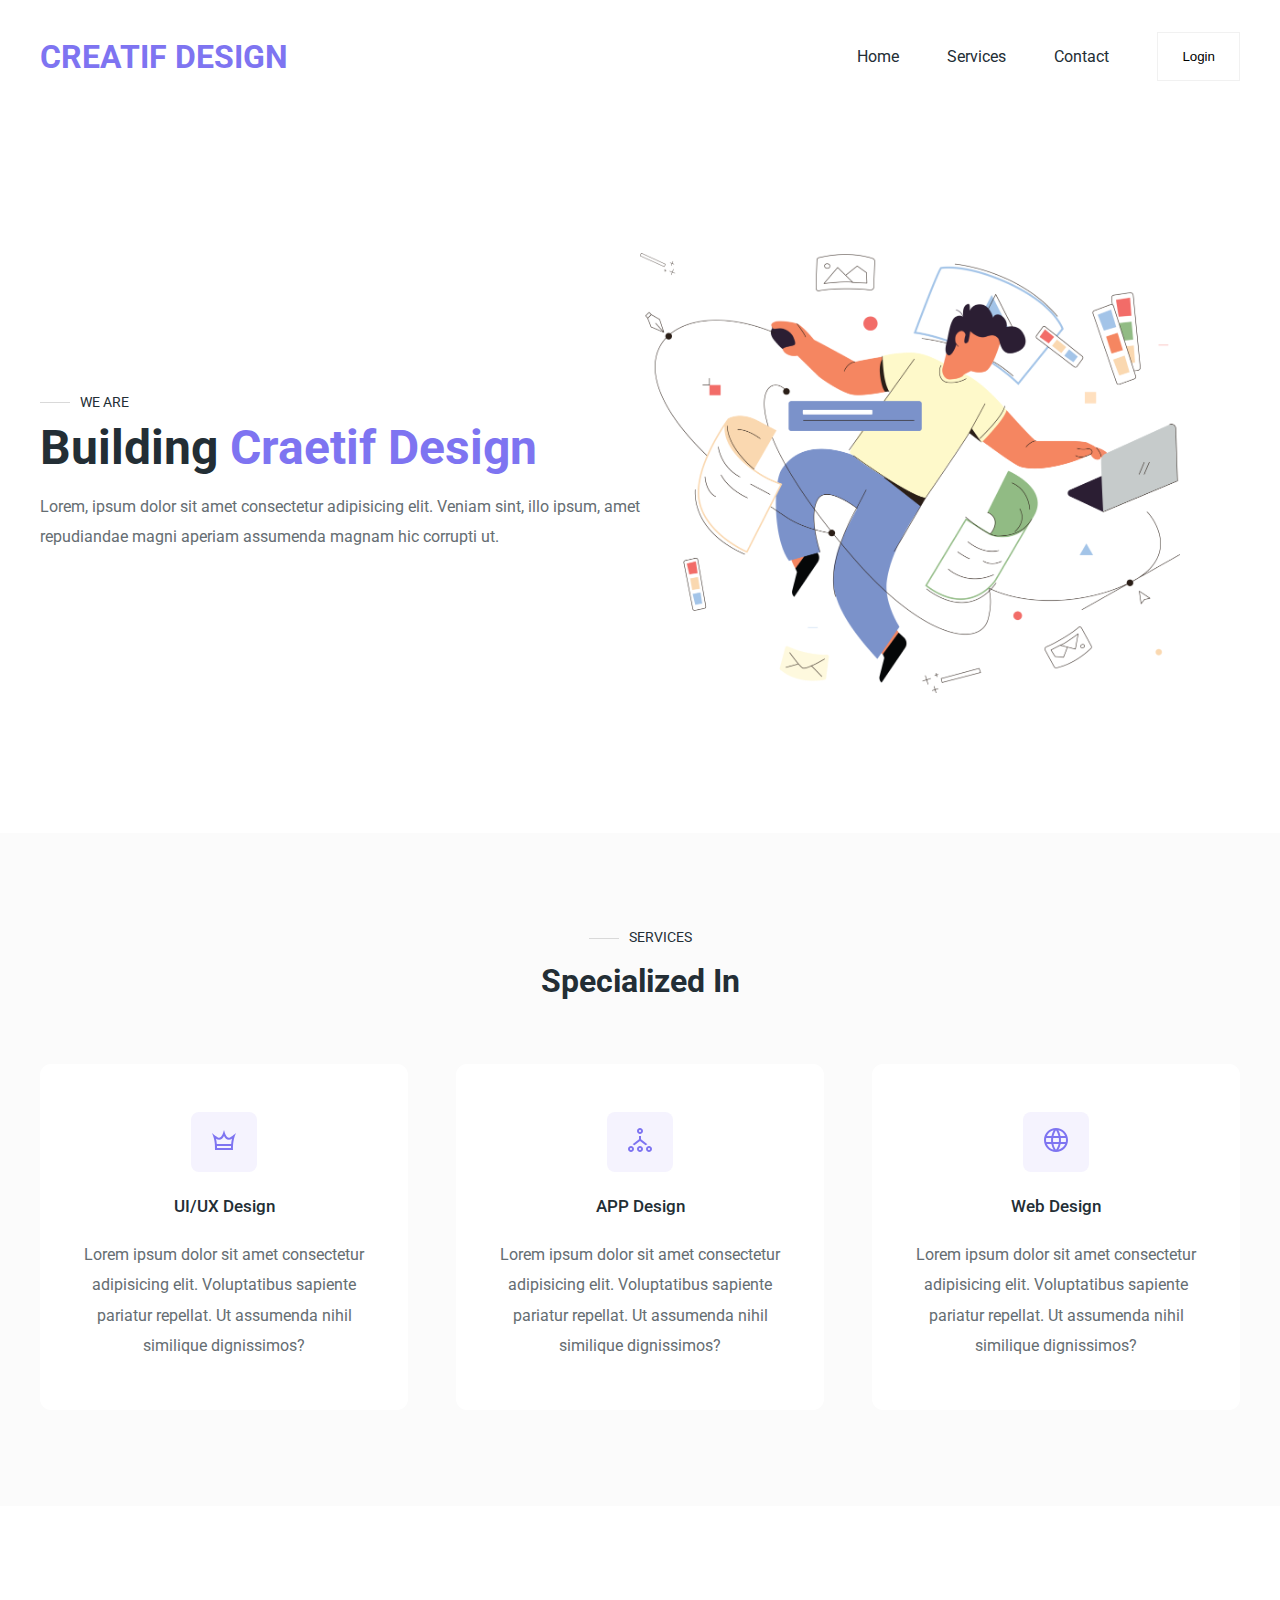
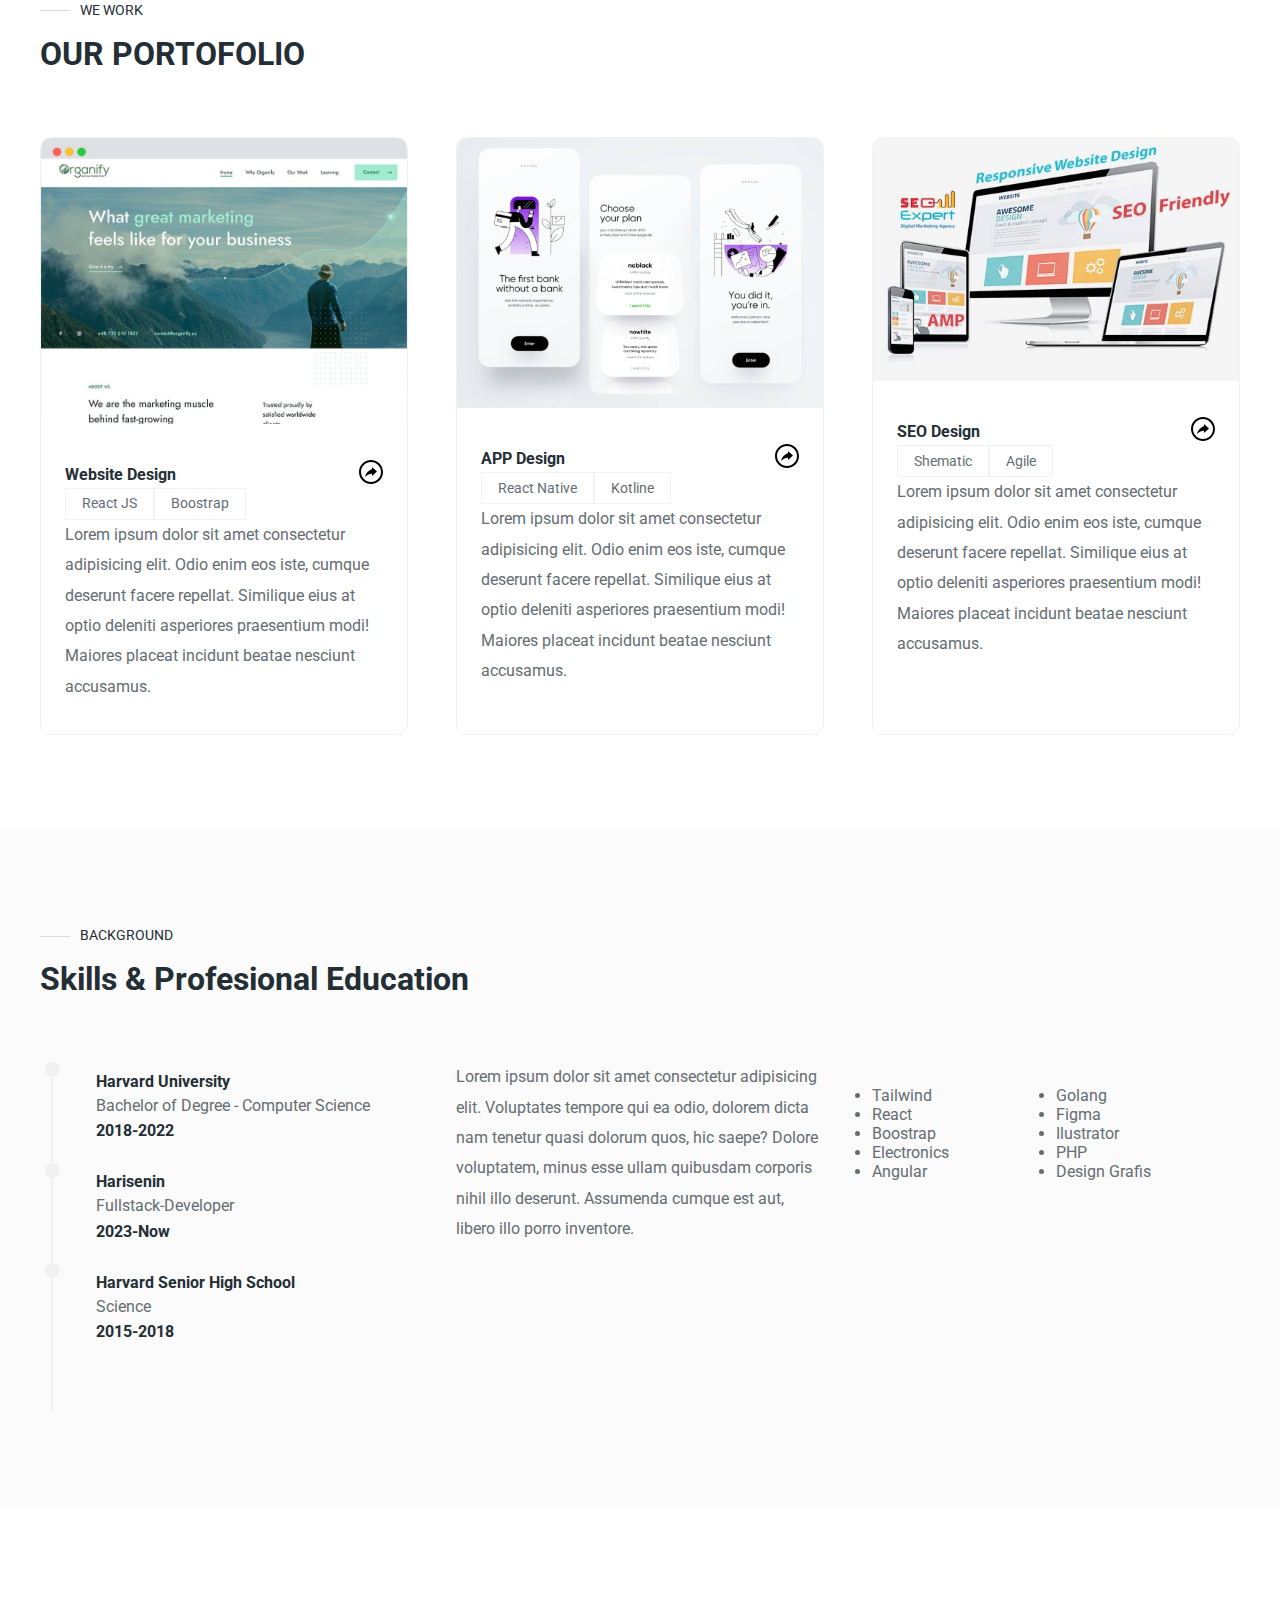
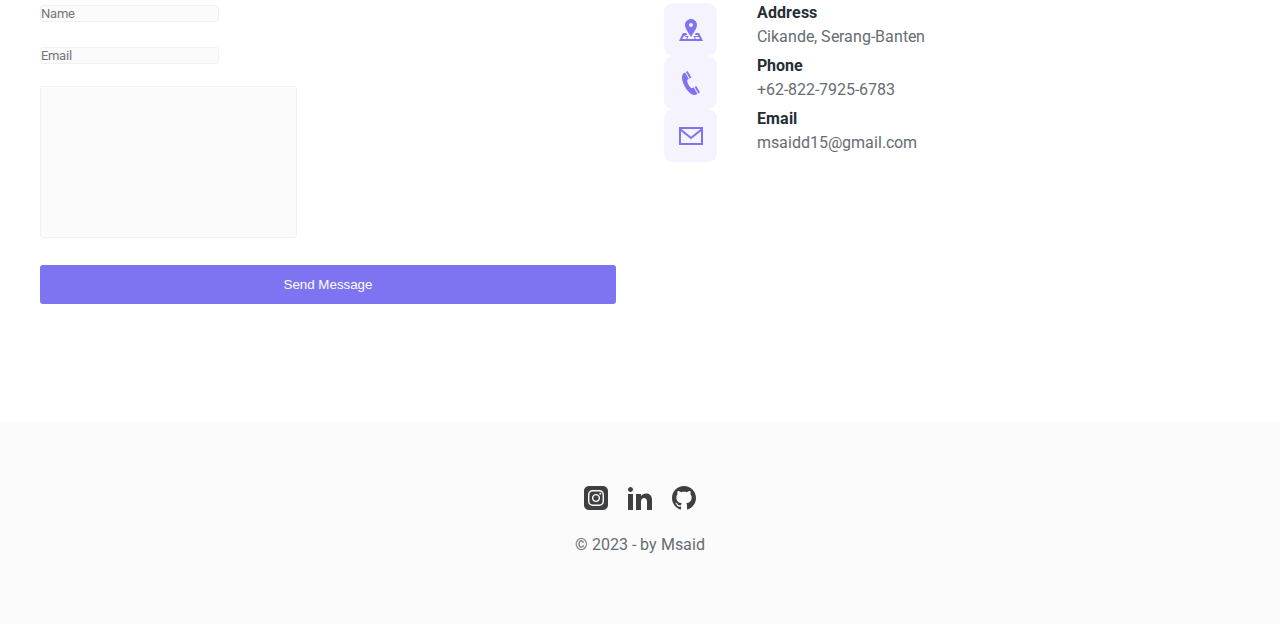
<file: index.html>
<!DOCTYPE html>
<html lang="en">
<head>
    <meta charset="UTF-8">
    <meta name="viewport" content="width=device-width, initial-scale=1.0">
    <title>Document</title>
    <link rel="stylesheet" href="style.css">
</head>
<body>

    <!-- Header -->
    <header>
    <div class="main-container">
        <div class="nav">
            <div class="logo">
                <a href="#">CREATIF DESIGN</a>
            </div>
        
        <nav>
            <ul>
                <li><a href="#nav">Home</a></li>
                <li><a href="#services">Services</a></li>
                <li><a href="#contact">Contact</a></li>
                <li>
                    <a href="login.html" target="_blank">
                        <button class="btn">Login</button>
                    </a></li>
            </ul>
        </nav>

        <div class="burger">
            <div class="line-1"></div>
            <div class="line-2"></div>
            <div class="line-3"></div>
        </div>
         </div>

         
    <section id="hero">
        <div class="hero-left">
            <h3 class="pre-title">We are</h3>
            <h1 class="hero-name">Building <span>Craetif Design</span></h1>
            <p>Lorem, ipsum dolor sit amet consectetur adipisicing elit. Veniam sint, illo ipsum, amet repudiandae magni aperiam assumenda magnam hic corrupti ut.</p>
        </div>
        <div class="hero-right">
            <img src="./img/poeple.png" alt="person">
        </div>
    </section>
    </div>
</header>
    <!-- End of Header -->

    <section id="services">
        <div class="services main-container">
            <h3 class="pre-title">Services</h3>
            <h1 class="section-title services-title">Specialized In</h1>

            <!-- Start Services -->
            <div class="grid-3">
                <!-- Services 1-->
                <div class="service">
                    <div class="service-icon">
                        <svg xmlns="http://www.w3.org/2000/svg" 
                        width="24" 
                        height="24" 
                        viewBox="0 0 24 24">

                        <path d="M24 5c-3.923 3.265-5.623 4.716-7.15 4.716-2.44 0-3.681-3.675-4.85-7.716-1.165 4.028-2.41 7.715-4.853 7.715-1.513 0-3.168-1.404-7.147-4.715 3.321 7.018 3 14.292 3 17h18c0-1.718-.478-9.65 3-17zm-16.853 6.715c2.295 0 3.787-1.64 4.853-3.761 1.064 2.122 2.556 3.762 4.85 3.762 1.121 0 2.188-.43 3.126-1.042-.432 1.907-.68 3.72-.82 5.326h-14.322c-.138-1.617-.38-3.423-.808-5.324.927.607 2 1.039 3.121 1.039zm-2.14 8.285c-.003-.593-.016-1.267-.047-2h14.065c-.032.745-.046 1.422-.047 2h-13.971z"/>
                    </svg>
                    </div>
                    <h4>UI/UX Design</h4>
                    <p>
                        Lorem ipsum dolor sit amet consectetur adipisicing elit. Voluptatibus sapiente pariatur repellat. Ut assumenda nihil similique dignissimos?
                    </p>
                </div>

                <!-- Services 2-->
                <div class="service">
                    <div class="service-icon">
                        <svg xmlns="http://www.w3.org/2000/svg" 
                        width="24" 
                        height="24" 
                        viewBox="0 0 24 24">
                        
                        <path d="M3 20c.552 0 1 .449 1 1s-.448 1-1 1-1-.449-1-1 .448-1 1-1zm0-2c-1.656 0-3 1.343-3 3s1.344 3 3 3 3-1.343 3-3-1.344-3-3-3zm9 2c.552 0 1 .449 1 1s-.448 1-1 1-1-.449-1-1 .448-1 1-1zm0-2c-1.656 0-3 1.343-3 3s1.344 3 3 3 3-1.343 3-3-1.344-3-3-3zm0-16c.552 0 1 .449 1 1s-.448 1-1 1-1-.449-1-1 .448-1 1-1zm0-2c-1.656 0-3 1.343-3 3s1.344 3 3 3 3-1.343 3-3-1.344-3-3-3zm9 20c.552 0 1 .449 1 1s-.448 1-1 1-1-.449-1-1 .448-1 1-1zm0-2c-1.656 0-3 1.343-3 3s1.344 3 3 3 3-1.343 3-3-1.344-3-3-3zm-1.577-1.721l-6.423-5.028v-3.352c-.323.066-.658.101-1 .101s-.677-.035-1-.101v3.352l-6.424 5.028c.695.233 1.323.602 1.844 1.093l5.58-4.372 5.579 4.373c.522-.492 1.15-.861 1.844-1.094z"/></svg>
                    </div>
                    <h4>APP Design</h4>
                    <p>
                        Lorem ipsum dolor sit amet consectetur adipisicing elit. Voluptatibus sapiente pariatur repellat. Ut assumenda nihil similique dignissimos?
                    </p>
                </div>

                <!-- Services 3-->
                <div class="service">
                    <div class="service-icon">
                        <svg 
                        width="24" 
                        height="24" 
                        xmlns="http://www.w3.org/2000/svg" 
                        fill-rule="evenodd" 
                        clip-rule="evenodd">
                        <path d="M12 0c6.623 0 12 5.377 12 12s-5.377 12-12 12-12-5.377-12-12 5.377-12 12-12m2.557 16h-5.115c.546 2.46 1.441 4.114 2.558 5.744 1.194-1.741 2.041-3.41 2.557-5.744m-7.157 0h-4.567c1.236 2.825 3.704 4.972 6.755 5.716-1.048-1.733-1.783-3.658-2.188-5.716m13.767 0h-4.567c-.391 1.988-1.095 3.887-2.175 5.694 3.012-.763 5.517-2.895 6.742-5.694m-14.005-6h-4.962c-.267 1.313-.267 2.685 0 4h4.915c-.119-1.329-.101-2.672.047-4m7.661 0h-5.647c-.165 1.326-.185 2.672-.053 4h5.753c.133-1.328.111-2.673-.053-4m6.977 0h-4.963c.148 1.328.166 2.671.048 4h4.915c.26-1.285.273-2.648 0-4m-12.156-7.729c-3.077.732-5.567 2.886-6.811 5.729h4.653c.435-2.042 1.178-3.985 2.158-5.729m2.355-.048c-1.089 1.77-1.91 3.453-2.463 5.777h4.927c-.534-2.246-1.337-3.948-2.464-5.777m2.368.069c1.013 1.812 1.733 3.76 2.146 5.708h4.654c-1.232-2.816-3.762-4.958-6.8-5.708"/></svg>
                    </div>
                    <h4>Web Design</h4>
                    <p>
                        Lorem ipsum dolor sit amet consectetur adipisicing elit. Voluptatibus sapiente pariatur repellat. Ut assumenda nihil similique dignissimos?
                    </p>
                </div>
            </div>
        </div>
    </section>
    <!-- End Services -->


    <!--Portofolio-->
    <section id="portofolios">
        <div class="portofolios main-container">
         <h3 class="pre-title">We Work</h3>
         <h1 class="section-title">OUR PORTOFOLIO</h1>

         <div class="grid-3">

            <!-- Portofolio 1 -->
        <div class="portofolio">
            <div class="portfolio-cover">
                <img src="./img/portfolios/blue.JPG" alt="blue">
            </div>

            <div class="portfolio-info">
                <div class="portofolio-title">
                    <h4>Website Design</h4>
                    <a href="#" class="portfolio-link">
                        <svg xmlns="http://www.w3.org/2000/svg" width="24" height="24" viewBox="0 0 24 24"><path d="M12 2c5.514 0 10 4.486 10 10s-4.486 10-10 10-10-4.486-10-10 4.486-10 10-10zm0-2c-6.627 0-12 5.373-12 12s5.373 12 12 12 12-5.373 12-12-5.373-12-12-12zm-6 17c1.513-6.587 7-7.778 7-7.778v-2.222l5 4.425-5 4.464v-2.223c0 .001-3.78-.114-7 3.334z"/></svg>
                    </a>
                </div>

                <div class="portfolio-tags">
                     <div>React JS</div>
                     <div>Boostrap</div>         
                </div>

                <p>Lorem ipsum dolor sit amet consectetur adipisicing elit. Odio enim eos iste, cumque deserunt facere repellat. Similique eius at optio deleniti asperiores praesentium modi! Maiores placeat incidunt beatae nesciunt accusamus.</p>

            </div>
         </div>
            <!--Portofolio 2-->
            <div class="portofolio">
                <div class="portfolio-cover">
                    <img src="./img/portfolios/daun.JPG" alt="blue">
                </div>
    
                <div class="portfolio-info">
                    <div class="portofolio-title">
                        <h4>APP Design</h4>
                        <a href="#" class="portfolio-link">
                            <svg xmlns="http://www.w3.org/2000/svg" width="24" height="24" viewBox="0 0 24 24"><path d="M12 2c5.514 0 10 4.486 10 10s-4.486 10-10 10-10-4.486-10-10 4.486-10 10-10zm0-2c-6.627 0-12 5.373-12 12s5.373 12 12 12 12-5.373 12-12-5.373-12-12-12zm-6 17c1.513-6.587 7-7.778 7-7.778v-2.222l5 4.425-5 4.464v-2.223c0 .001-3.78-.114-7 3.334z"/></svg>
                        </a>
                    </div>
    
                    <div class="portfolio-tags">
                         <div>React Native</div>
                         <div>Kotline</div>         
                    </div>
    
                    <p>Lorem ipsum dolor sit amet consectetur adipisicing elit. Odio enim eos iste, cumque deserunt facere repellat. Similique eius at optio deleniti asperiores praesentium modi! Maiores placeat incidunt beatae nesciunt accusamus.</p>
    
                </div>
            </div>


            <!--Portofolio 3-->

            <div class="portofolio">
                <div class="portfolio-cover">
                    <img src="./img/portfolios/green.JPG" alt="blue">
                </div>
    
                <div class="portfolio-info">
                    <div class="portofolio-title">
                        <h4>SEO Design</h4>
                        <a href="#" class="portfolio-link">
                            <svg xmlns="http://www.w3.org/2000/svg" width="24" height="24" viewBox="0 0 24 24"><path d="M12 2c5.514 0 10 4.486 10 10s-4.486 10-10 10-10-4.486-10-10 4.486-10 10-10zm0-2c-6.627 0-12 5.373-12 12s5.373 12 12 12 12-5.373 12-12-5.373-12-12-12zm-6 17c1.513-6.587 7-7.778 7-7.778v-2.222l5 4.425-5 4.464v-2.223c0 .001-3.78-.114-7 3.334z"/></svg>
                        </a>
                    </div>
    
                    <div class="portfolio-tags">
                         <div>Shematic</div>
                         <div>Agile</div>         
                    </div>
    
                    <p>Lorem ipsum dolor sit amet consectetur adipisicing elit. Odio enim eos iste, cumque deserunt facere repellat. Similique eius at optio deleniti asperiores praesentium modi! Maiores placeat incidunt beatae nesciunt accusamus.</p>
    
                </div>
            </div>
             
         </div>
        </div>
    </section>
    <!-- End Portofolio -->

<!-- Skills & Education -->
<section id="skills">
    <div class="skills main-container">
        <h3 class="pre-title">Background</h3>
        <h1 class="section-title">Skills &  Profesional Education</h1>

        <div class="skills-grid">
            <div class="skills-left">
                <!-- Edu 1 -->
                <div class="education">
                    <div class="line">
                        <div></div>
                    </div>

                    <div class="education-info">
                        <h4 class="education-title">Harvard University</h4>
                        <p>Bachelor of Degree - Computer Science</p>
                        <h4 class="educations-years">2018-2022</h4>
                    </div>
                </div>
                <!-- Edu 2 -->
                <div class="education">
                    <div class="line">
                        <div></div>
                    </div>

                    <div class="education-info">
                        <h4 class="education-title">Harisenin</h4>
                        <p>Fullstack-Developer</p>
                        <h4 class="educations-years">2023-Now</h4>
                    </div>
                </div>
                <!-- Edu 3 -->
                <div class="education">
                    <div class="line">
                        <div></div>
                    </div>

                    <div class="education-info">
                        <h4 class="education-title">Harvard Senior High School</h4>
                        <p>Science</p>
                        <h4 class="education-years">2015-2018</h4>
                    </div>
                </div>

            </div>
            <div class="skills-right">
                <p>Lorem ipsum dolor sit amet consectetur adipisicing elit. Voluptates tempore qui ea odio, dolorem dicta nam tenetur quasi dolorum quos, hic saepe? Dolore voluptatem, minus esse ullam quibusdam corporis nihil illo deserunt. Assumenda cumque est aut, libero illo porro inventore.</p>
            </div>

            <div class="skills-list">
                <ul>
                    <li>Tailwind</li>
                    <li>React</li>
                    <li>Boostrap</li>
                    <li>Electronics</li>
                    <li>Angular</li>
                </ul>

                <ul>
                    <li>Golang</li>
                    <li>Figma</li>
                    <li>Ilustrator</li>
                    <li>PHP</li>
                    <li>Design Grafis</li>
                </ul>

            </div>

        </div>
    </div>
</section>
<!-- End Skills -->


<!--Start Contact -->
    <section id="contact">
        <div class="contact main-container">
            <div class="contact-left">
                <form class="contact-form " action="">
                    <div>
                        <input type="text" placeholder="Name" name="name">
                    </div>
                    <div>
                        <input type="email" placeholder="Email" name="email">
                    </div>
                    <div>
                        <textarea 
                        name="message" 
                        id="message"
                        placeholder="Message" 
                        cols="30" 
                        rows="10">
                    </textarea>
                    </div>
                    <div>
                        <button class="btn-submit">Send Message</button>
                    </div>
                </form>
            </div>

            <div class="contact-right">
                <!-- Contact 1-->
                <div class="contact-item">
                    <div class="contact-item-icon">
                        <svg xmlns="http://www.w3.org/2000/svg" width="24" height="24" viewBox="0 0 24 24"><path d="M12 1c-3.148 0-6 2.553-6 5.702 0 3.148 2.602 6.907 6 12.298 3.398-5.391 6-9.15 6-12.298 0-3.149-2.851-5.702-6-5.702zm0 8c-1.105 0-2-.895-2-2s.895-2 2-2 2 .895 2 2-.895 2-2 2zm8 6h-3.135c-.385.641-.798 1.309-1.232 2h3.131l.5 1h-4.264l-.344.544-.289.456h.558l.858 2h-7.488l.858-2h.479l-.289-.456-.343-.544h-2.042l-1.011-1h2.42c-.435-.691-.848-1.359-1.232-2h-3.135l-4 8h24l-4-8zm-12.794 6h-3.97l1.764-3.528 1.516 1.528h1.549l-.859 2zm8.808-2h3.75l1 2h-3.892l-.858-2z"/></svg>
                    </div>
                
                    <div class="contact-item-detail">
                        <h4>Address</h4>
                        <p>Cikande, Serang-Banten</p>
                    </div>
                </div>
                <!-- Contact 2 -->
                <div class="contact-item">
                    <div class="contact-item-icon">
                        <svg xmlns="http://www.w3.org/2000/svg" width="24" height="24" viewBox="0 0 24 24"><path d="M18.48 22.926l-1.193.658c-6.979 3.621-19.082-17.494-12.279-21.484l1.145-.637 3.714 6.467-1.139.632c-2.067 1.245 2.76 9.707 4.879 8.545l1.162-.642 3.711 6.461zm-9.808-22.926l-1.68.975 3.714 6.466 1.681-.975-3.715-6.466zm8.613 14.997l-1.68.975 3.714 6.467 1.681-.975-3.715-6.467z"/></svg>
                    </div>
                
                    <div class="contact-item-detail">
                        <h4>Phone</h4>
                        <p>+62-822-7925-6783</p>
                    </div>
                </div>
                <!-- Contact 3 -->
                <div class="contact-item">
                    <div class="contact-item-icon">
                        <svg xmlns="http://www.w3.org/2000/svg" width="24" height="24" viewBox="0 0 24 24"><path d="M0 3v18h24v-18h-24zm21.518 2l-9.518 7.713-9.518-7.713h19.036zm-19.518 14v-11.817l10 8.104 10-8.104v11.817h-20z"/></svg>
                    </div>
                
                    <div class="contact-item-detail">
                        <h4>Email</h4>
                        <p>msaidd15@gmail.com</p>
                    </div>
                </div>

            </div>
        </div>
    </section>
<!-- End Contact -->

<!-- Start Footer -->
<footer>
    <div class="footer-icons">
        <a href="#">
            <svg xmlns="http://www.w3.org/2000/svg" width="24" height="24" viewBox="0 0 24 24"><path d="M15.233 5.488c-.843-.038-1.097-.046-3.233-.046s-2.389.008-3.232.046c-2.17.099-3.181 1.127-3.279 3.279-.039.844-.048 1.097-.048 3.233s.009 2.389.047 3.233c.099 2.148 1.106 3.18 3.279 3.279.843.038 1.097.047 3.233.047 2.137 0 2.39-.008 3.233-.046 2.17-.099 3.18-1.129 3.279-3.279.038-.844.046-1.097.046-3.233s-.008-2.389-.046-3.232c-.099-2.153-1.111-3.182-3.279-3.281zm-3.233 10.62c-2.269 0-4.108-1.839-4.108-4.108 0-2.269 1.84-4.108 4.108-4.108s4.108 1.839 4.108 4.108c0 2.269-1.839 4.108-4.108 4.108zm4.271-7.418c-.53 0-.96-.43-.96-.96s.43-.96.96-.96.96.43.96.96-.43.96-.96.96zm-1.604 3.31c0 1.473-1.194 2.667-2.667 2.667s-2.667-1.194-2.667-2.667c0-1.473 1.194-2.667 2.667-2.667s2.667 1.194 2.667 2.667zm4.333-12h-14c-2.761 0-5 2.239-5 5v14c0 2.761 2.239 5 5 5h14c2.762 0 5-2.239 5-5v-14c0-2.761-2.238-5-5-5zm.952 15.298c-.132 2.909-1.751 4.521-4.653 4.654-.854.039-1.126.048-3.299.048s-2.444-.009-3.298-.048c-2.908-.133-4.52-1.748-4.654-4.654-.039-.853-.048-1.125-.048-3.298 0-2.172.009-2.445.048-3.298.134-2.908 1.748-4.521 4.654-4.653.854-.04 1.125-.049 3.298-.049s2.445.009 3.299.048c2.908.133 4.523 1.751 4.653 4.653.039.854.048 1.127.048 3.299 0 2.173-.009 2.445-.048 3.298z"/></svg>
        </a>
        <a href="#">
            <svg xmlns="http://www.w3.org/2000/svg" width="24" height="24" viewBox="0 0 24 24"><path d="M4.98 3.5c0 1.381-1.11 2.5-2.48 2.5s-2.48-1.119-2.48-2.5c0-1.38 1.11-2.5 2.48-2.5s2.48 1.12 2.48 2.5zm.02 4.5h-5v16h5v-16zm7.982 0h-4.968v16h4.969v-8.399c0-4.67 6.029-5.052 6.029 0v8.399h4.988v-10.131c0-7.88-8.922-7.593-11.018-3.714v-2.155z"/></svg>
        </a>

        <a href="#">
            <svg xmlns="http://www.w3.org/2000/svg" width="24" height="24" viewBox="0 0 24 24"><path d="M12 0c-6.626 0-12 5.373-12 12 0 5.302 3.438 9.8 8.207 11.387.599.111.793-.261.793-.577v-2.234c-3.338.726-4.033-1.416-4.033-1.416-.546-1.387-1.333-1.756-1.333-1.756-1.089-.745.083-.729.083-.729 1.205.084 1.839 1.237 1.839 1.237 1.07 1.834 2.807 1.304 3.492.997.107-.775.418-1.305.762-1.604-2.665-.305-5.467-1.334-5.467-5.931 0-1.311.469-2.381 1.236-3.221-.124-.303-.535-1.524.117-3.176 0 0 1.008-.322 3.301 1.23.957-.266 1.983-.399 3.003-.404 1.02.005 2.047.138 3.006.404 2.291-1.552 3.297-1.23 3.297-1.23.653 1.653.242 2.874.118 3.176.77.84 1.235 1.911 1.235 3.221 0 4.609-2.807 5.624-5.479 5.921.43.372.823 1.102.823 2.222v3.293c0 .319.192.694.801.576 4.765-1.589 8.199-6.086 8.199-11.386 0-6.627-5.373-12-12-12z"/></svg>
        </a>
    </div>
    <p>&#169; 2023 - by Msaid</p>
</footer>
<!-- End Footer -->

</body>
</html>
</file>
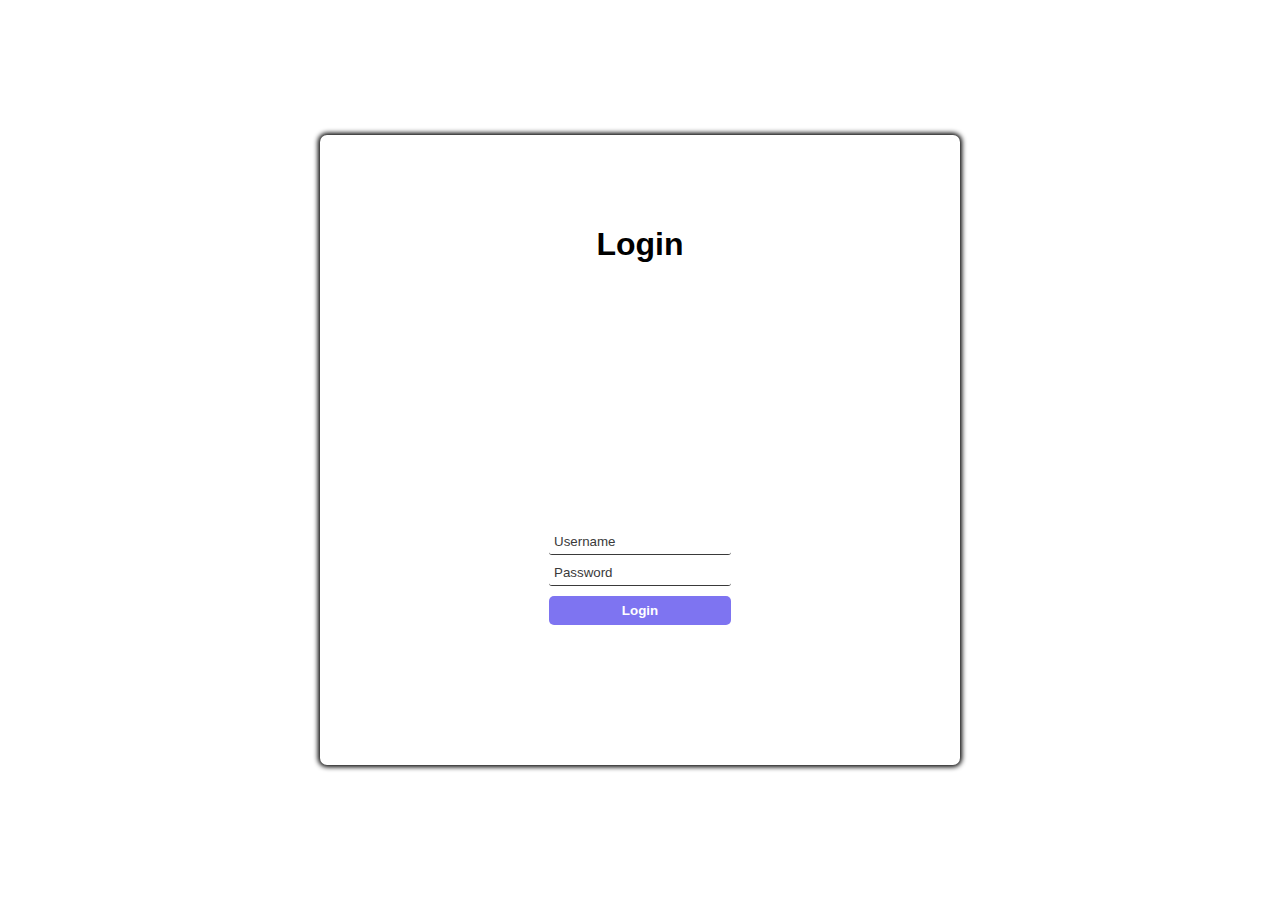
<file: login.html>
<!DOCTYPE html>
<html lang="en">

<head>
  <meta charset="UTF-8">
  <meta name="viewport" content="width=device-width, initial-scale=1.0">
  <title>Login</title>
  <link rel="stylesheet" href="login.css">
  <script defer src="login-page.js"></script>
</head>

<body>
  <main id="main-holder">
    <h1 id="login-header">Login</h1>
    
    <div id="login-error-msg-holder">
      <p id="login-error-msg">Invalid username <span id="error-msg-second-line">and/or password</span></p>
    </div>
    
    <form id="login-form">
      <input type="text" name="username" id="username-field" class="login-form-field" placeholder="Username">
      <input type="password" name="password" id="password-field" class="login-form-field" placeholder="Password">
      <input type="submit" value="Login" id="login-form-submit">
    </form>
  
  </main>
</body>

</html>
</file>
<file: style.css>
@import url('https://fonts.googleapis.com/css2?family=Lora:ital,wght@0,400;0,500;0,600;0,700;1,600&family=Poppins:wght@100;600;700&family=Roboto:wght@400;500;700;900&display=swap');

:root {
    --primaryTextColor: #232e35;
    --secondaryTextColor: #656d72;
    
    --borderColor: #f1f1f1;
    --lineColor: #d9d9d9;

    --primaryBackgroundColor: #fff;
    --secondaryBackgroundColor: #fbfbfb;
    --thirdBackgraoundColor: #f5f3fe;

    --primaryIconColor: #7e74f1;
    --primaryIconColorHover: #5d51e8;

    --sectionPadding: 6rem 0;

    --itemBorderRadius: 0.7rem;
}

*{
    margin: 0;
    padding: 0;
    box-sizing: border-box;
}

body {
    font-family: "Roboto", sans-serif;
}

h1,
h2,
h3,
h4,
h5,
h6, 
strong {
    color: var(--primaryTextColor);
}

p {
    font-size: 1rem;
    line-height: 1.9rem;
}

p {
    font-size: 1rem;
    line-height: 1.9rem;
}

p,
span,
label,
input,
textarea,
li {
    color: var(--secondaryTextColor);
}

a {
    text-decoration: none;
}

.main-container {
    width: 1200px;
    margin: 0 auto;
}

@media screen and (max-width: 1200px) {
    .main-container {
        width: 90%;
    }
}

/* button */
.btn {
    padding: 1rem 1.5rem;
    background: white;
    border: 1.5px solid var(--borderColor);
    cursor: pointer;
    transition: 0.2s ease-in-out;
}

.btn:hover {
    box-shadow: rgba(0, 0, 0, 0.04) 0px 3px 5px;
}

/* Title */
.section-title {
    margin: 1rem 0 4rem;
    font-size: 2rem;
}

.pre-title {
    text-transform: uppercase;
    letter-spacing: 0.5rem:
    color: var(--secondaryTextColor);
    position: relative;
    padding-left: 40px;
    width: fit-content;
    font-weight: 400;
    font-size: 0.9rem;
}

.pre-title:before {
    content: "";
    width: 30px;
    height: 1px;
    background: var(--lineColor);
    position: absolute;
    display: block;
    left: 0;
    top: 50%
}

/* Layout */
.grid-3 {
    display: grid;
    grid-template-columns: repeat(auto-fit, minmax(250px,1fr));
    gap: 3rem;
}


/* Logo and Navigantion Menu */
.nav {
    display: flex;
    justify-content:space-between;
    padding: 2rem 0;
}

.nav ul {
    list-style-type: none;
    display: flex;
    gap: 3rem;
}

.logo {
    display: flex;
    align-items: center;
    font-weight: 700;
    font-size: 2rem;
}

.logo a{
    color: var(--primaryIconColor);
}

nav ul li {
    display: flex;
    align-items: center;
} 

nav ul li a {
    color: var(--primaryTextColor);
}

/* Burger */
.burger div {
    width: 25px;
    height: 2px;
    background-color: #000;
    margin: 7px;
    transition: all .3s;
    z-index:99;
}

.burger {
    display: none;
    z-index; 99;
    position: fixed;
    top: 33px;
    right: 35px;
}

/* Hero section */
#hero {
    height: 720px;
    display: grid;
    grid-template-columns: 1fr 1fr;
    align-items: center;
}

.hero-name {
    font-size: 3rem;
    font-weight: 700;
    margin: 0.5rem 0 1rem;
}

.hero-name span {
    color: var(--primaryIconColor);
}

.hero-right img {
    width: 90%;
}

.hero-right {
    display: flex;
    justif
    y-content: center;
}

/* Services Section */
#services {
    background-color: var(--secondaryBackgroundColor);
    padding: var(--sectionPadding);
}

.services .pre-title {
    margin: 0 auto;
}

.services-title {
    text-align: center;
}

.service {
    padding: 3rem 2rem;
    text-align: center;
    background: var(--primaryBackgroundColor);
    border-radius: var(--itemBorderRadius);
}

.service h4 {
    margin: 1.5rem 0;
    font-weight: 500;
    font-size: 1.05rem;
}

.service-icon {
    background: var(--thirdBackgraoundColor);
    width: fit-content;
    margin: 0 auto;
    padding: 1rem 1.3rem;
    border-radius: 0.5rem;
}

.service-icon svg {
    fill: var(--primaryIconColor);
}

/* Portofolio Section*/
#portofolios {
    padding: var(--sectionPadding);
}

.portofolio {
    border-radius: var(--itemBorderRadius);
    overflow: hidden;
    border: 1px solid var(--borderColor);
}

.portofolio-cover {
    height: 250px;
}

.portfolio-cover img {
    width: 100%;
    height: 100%;
    object-fit: cover;
}

.portfolio-info {
    padding: 2rem 1.5rem; 
}

.portofolio-title{
    display: flex;
    justify-content: space-between;
    align-items: center;
    gap: 1rem;
}

.portfolio h4 {
     font-weight: 500;
     font-size: 1.05rem;
}

.portfolio-title a svg:hover {
    fill: var(--primaryIconColor);
}

.portfolio-title a svg {
    transition: 0.2s ease-in-out;
}

.portfolio-tags {
    display: flex;
    gap: 1rem:
    margin: 1rem 0;
}

.portfolio-tags div {
    font-size: 0.9rem;
    border: 1px solid var(--borderColor);
    padding: 0.4rem 1rem;
    color: var(--secondaryTextColor);
}

/* Skliss and Education */
#skills {
    padding: var(--sectionPadding);
    background: var(--secondaryBackgroundColor);
}

.skills-grid {
    display: grid;
    grid-template-columns: repeat(auto-fit, minmax(350px, 1fr));
    gap: 3rem;
}

.education {
    display: flex;
    gap: 2rem;
}

.education .line {
    padding: 0 0.7rem;
}
.education .line div {
    width: 2px;
    height: 100%;
    background: var(--borderColor);
    position: relative;
}

.education-info {
    margin: 0.6rem 0 1.4rem;
}

.education-years {
    margin-bottom: 3rem;
}

/* The dot line */
.education .line div:before {
    content: "";
    width: 15px;
    height: 15px;
    background: var(--borderColor);
    border-radius: 50%;
    position: absolute;
    left: -6px;
}

.skills-list {
    display: grid;
    grid-template-columns: 1fr 1fr;
    margin-top: 1.5rem;
}

.skills-right ul{
    line-height: 2rem;
    padding: 0 1rem;
}

/* Contact Section */
#contact {
    padding: var(--sectionPadding);
}

.contact {
    display: grid;
    grid-template-columns: repeat(auto-fit, minmax(350px, 1fr));
    gap: 3rem;
}

.contact-form div {
    margin-bottom: 1.4rem;
}

.contact-form input, 
.contact-form  textarea {
    width: 100%
    padding: 0.75rem 1.3rem;
    font-family: "Roboto", sans-serif;
    background: var(--secondaryBackgroundColor);
    border: 1px solid var(--borderColor);
    border-radius: 3px;
    resize: none;
}

.contact-form input::placeholder,
.contact-form textarea:placeholder {
    color: #9d9fa1;
}

.contact-form input:focus,
.contact-form textarea:focus {
    outline: none;
    border: 1px solid #7d7d7d;
} 

.btn-submit {
    width: 100%;
    padding: 0.75rem 1.3rem;
    background-color: var(--primaryIconColor);
    color: #fff;
    border: none;
    border-radius: 3px;
    cursor: pointer;
    transition: 0.2s ease-in-out;
}

.btn-submit:hover {
    background: var(--primaryIconColor);
}

.contact-item {
    display: flex;
    gap: 2.5rem;
}

.contact-item-icon {
    background: var(--thirdBackgraoundColor);
    width: 53px;
    height: 53px;
    border-radius: 9px;
    display: flex;
    justify-content: center;
    align-items: center;
}

.contact-item-icon svg {
    fill: var(--primaryIconColor);
}

/* Footer */
footer {
    padding: 4rem 0;
    background: var(--secondaryBackgroundColor);
    text-align: center;
}

.footer-icons {
    margin-bottom: 1rem;
}

.footer-icons a {
    margin: 0 0.5rem;
}

.footer-icons svg {
    fill: #3e3f40;
}

.footer-icons a:hover svg {
    fill: #000;
}
</file>
<file: login.css>
html {
    height: 100%;
  }
  
  body {
    height: 100%;
    margin: 0;
    font-family: Arial, Helvetica, sans-serif;
    display: grid;
    justify-items: center;
    align-items: center;
    background: var(--primaryBackgroundColor);
  }
  
  #main-holder {
    width: 50%;
    height: 70%;
    display: grid;
    justify-items: center;
    align-items: center;
    background-color: white;
    border-radius: 7px;
    box-shadow: 0px 0px 5px 2px black;
  }
  
  #login-error-msg-holder {
    width: 100%;
    height: 100%;
    display: grid;
    justify-items: center;
    align-items: center;
  }
  
  #login-error-msg {
    width: 23%;
    text-align: center;
    margin: 0;
    padding: 5px;
    font-size: 12px;
    font-weight: bold;
    color: #8a0000;
    border: 1px solid #8a0000;
    background-color: #e58f8f;
    opacity: 0;
  }
  
  #error-msg-second-line {
    display: block;
  }
  
  #login-form {
    align-self: flex-start;
    display: grid;
    justify-items: center;
    align-items: center;
  }
  
  .login-form-field::placeholder {
    color: #3a3a3a;
  }
  
  .login-form-field {
    border: none;
    border-bottom: 1px solid #3a3a3a;
    margin-bottom: 10px;
    border-radius: 3px;
    outline: none;
    padding: 0px 0px 5px 5px;
  }
  
  #login-form-submit {
    width: 100%;
    padding: 7px;
    border: none;
    border-radius: 5px;
    color: white;
    font-weight: bold;
    background-color: #7e74f1;
    cursor: pointer;
    outline: none;
  }

  .btn:hover {
    box-shadow: rgba(0, 0, 0, 0.04) 0px 3px 5px;
}
</file>
